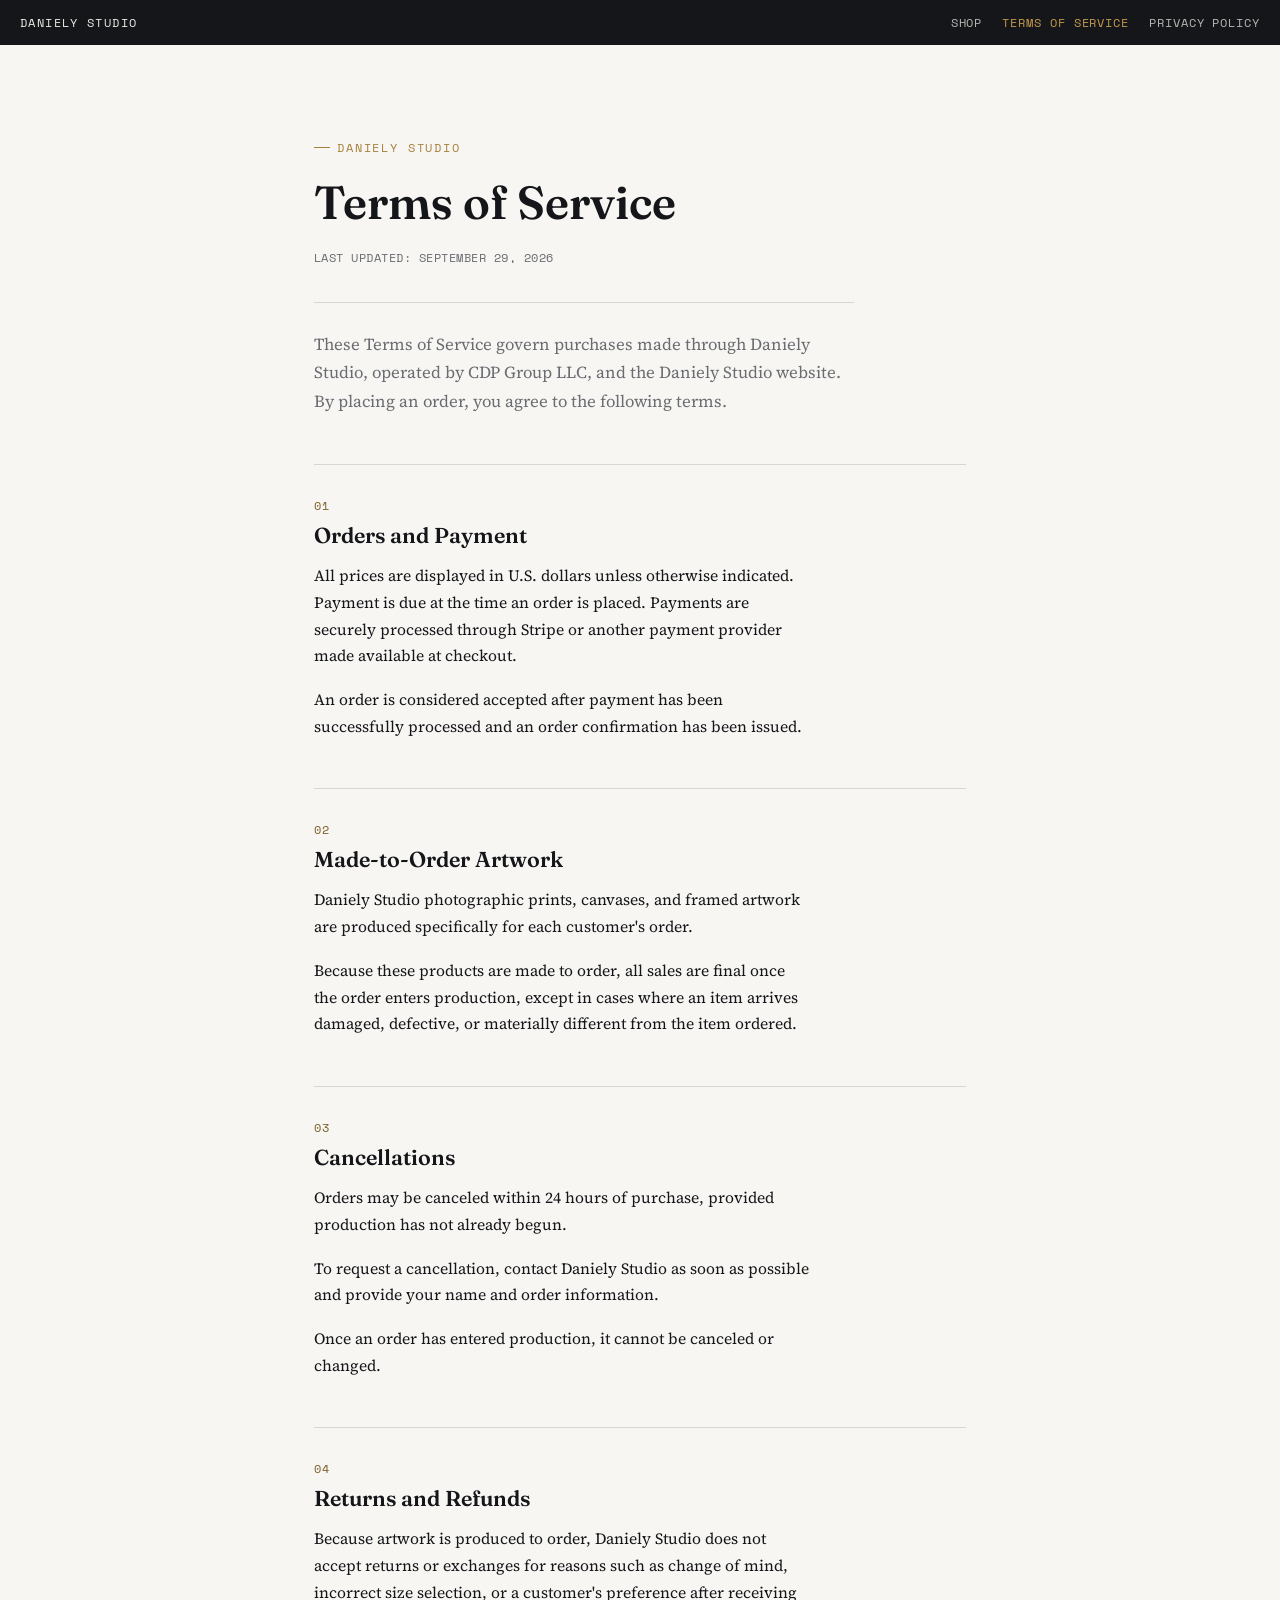
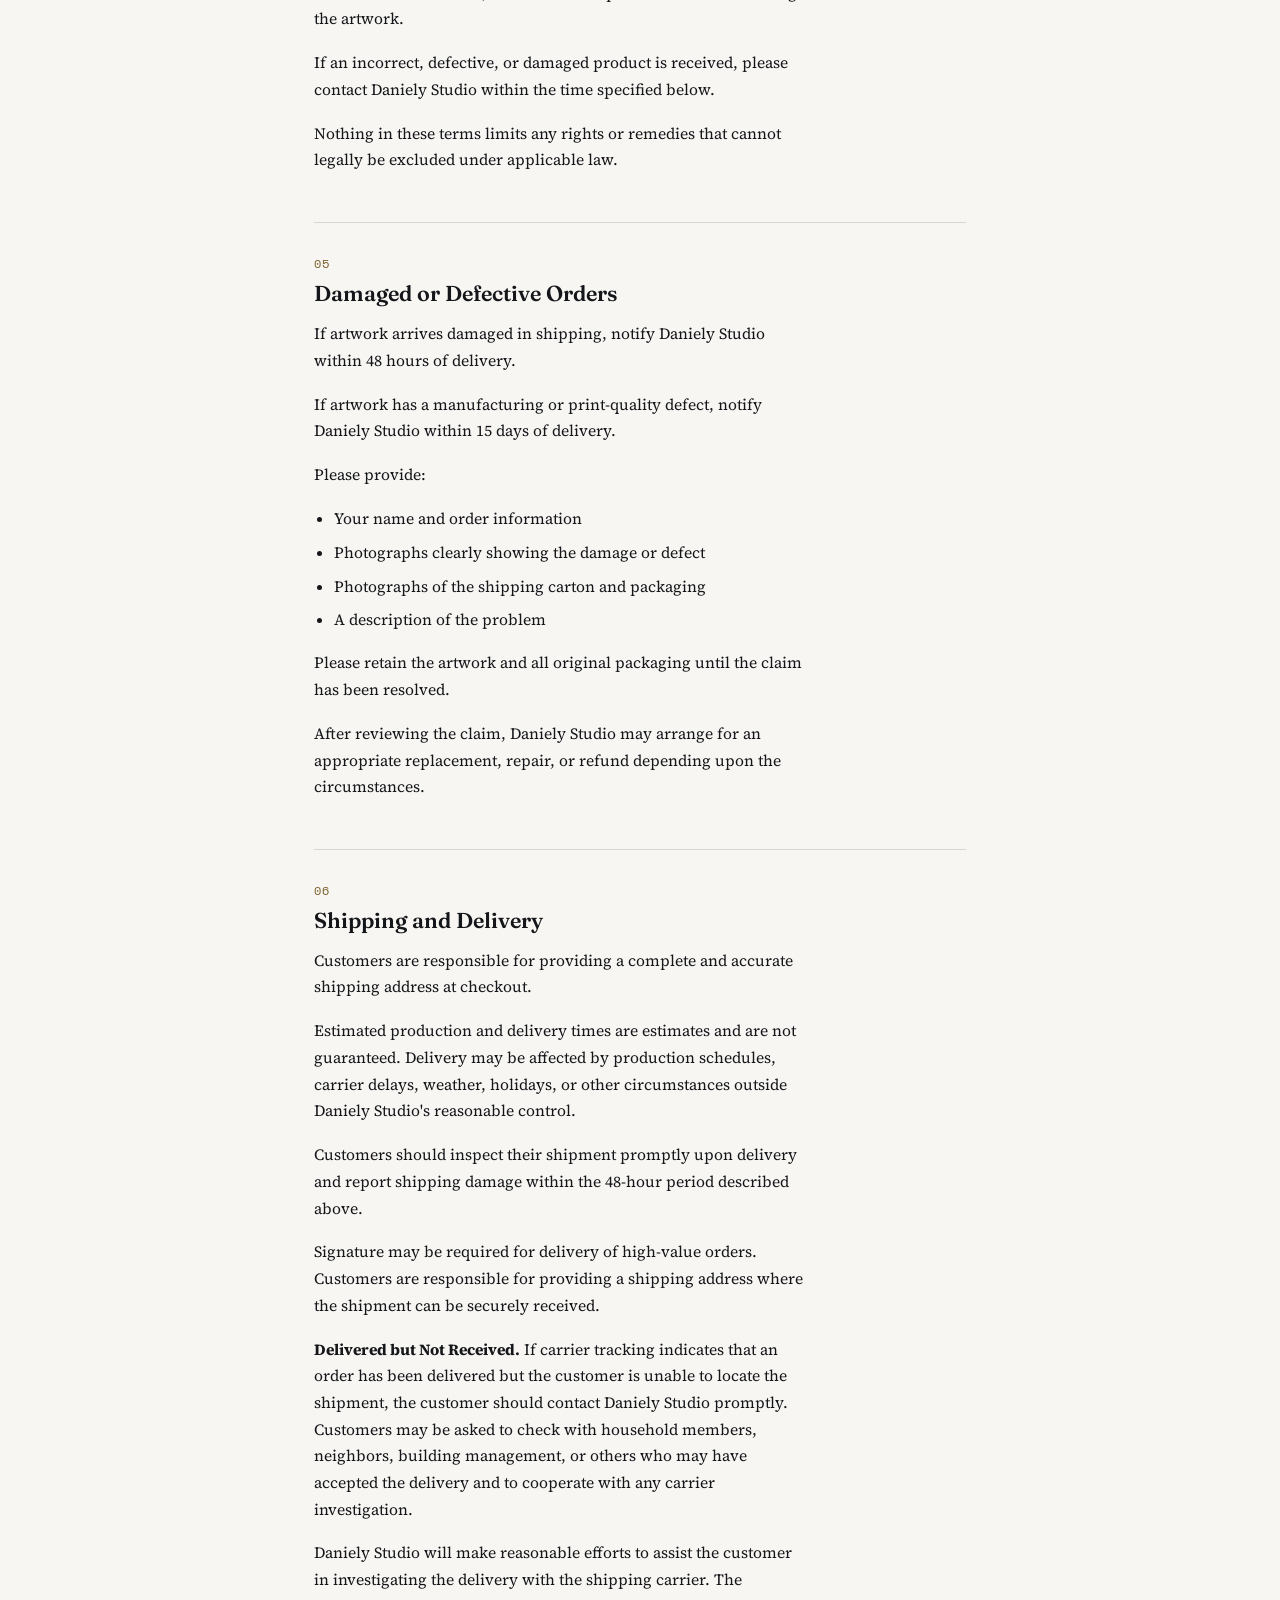
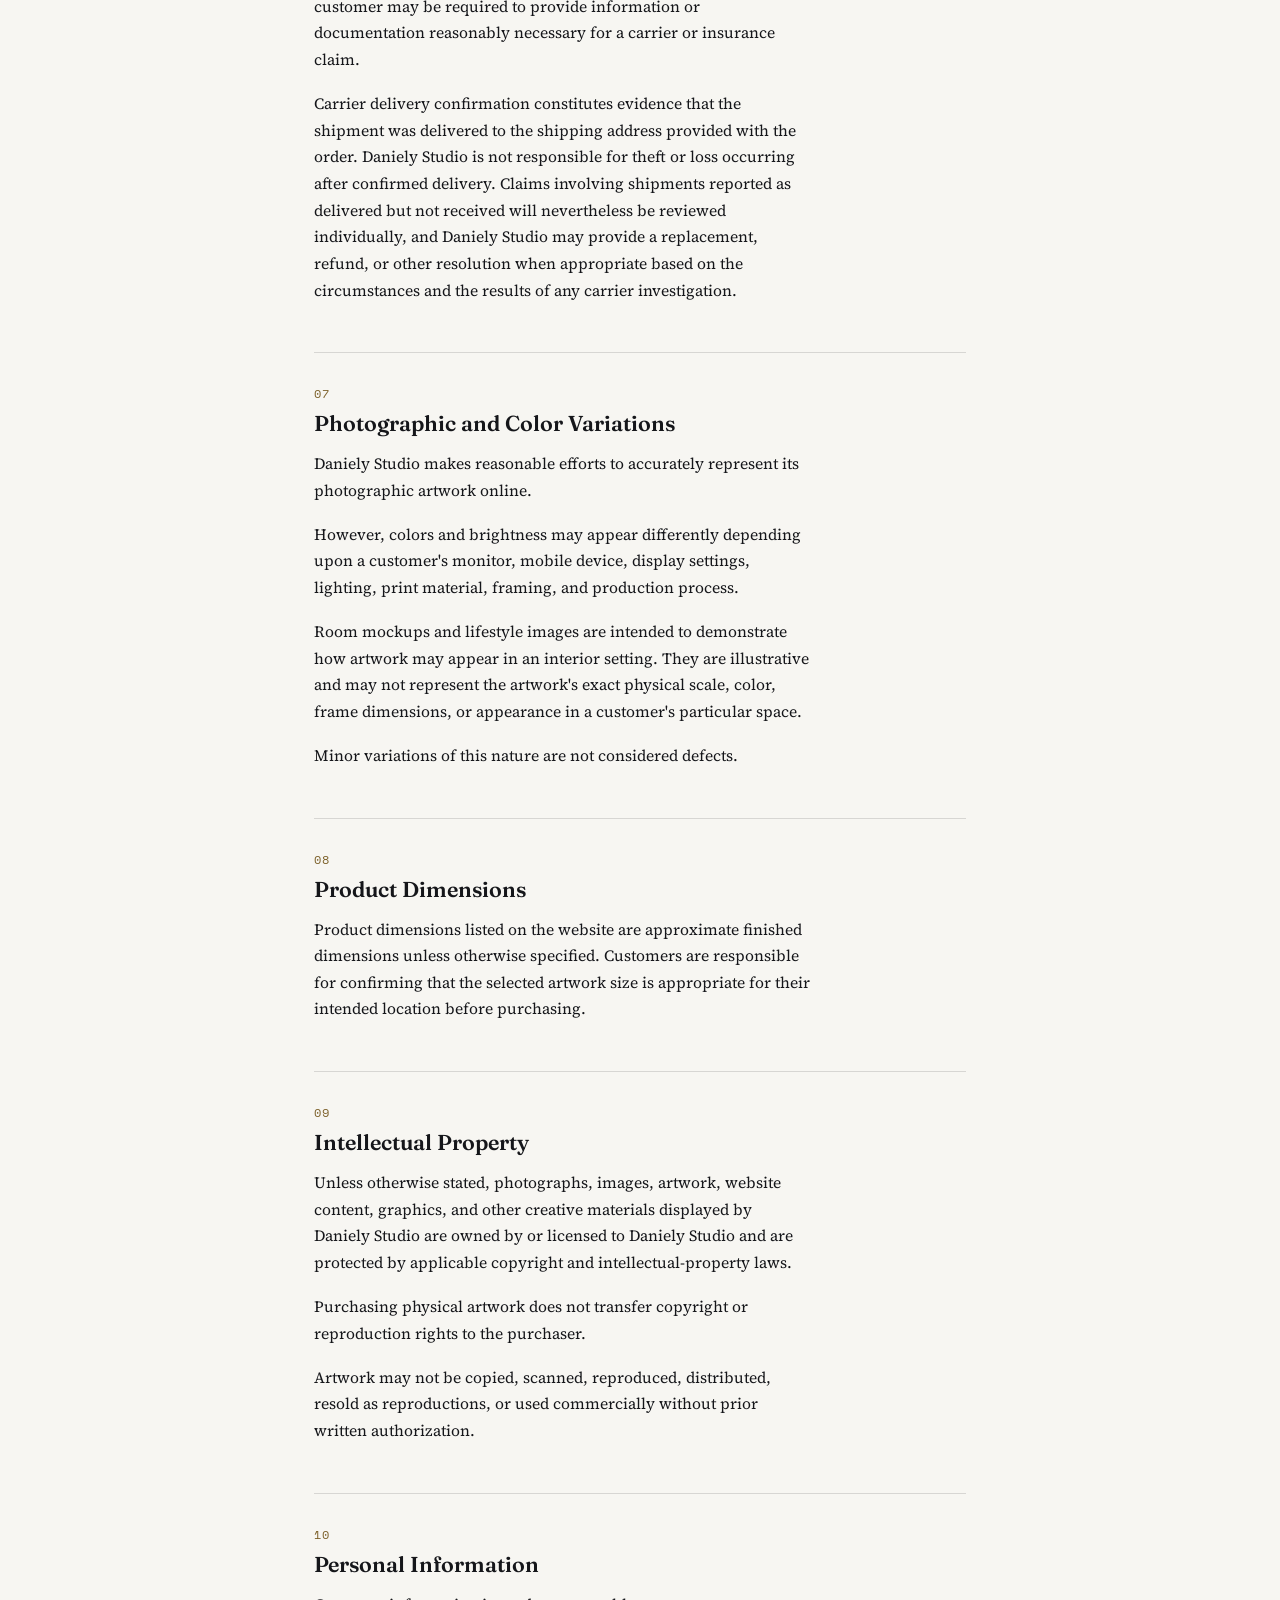
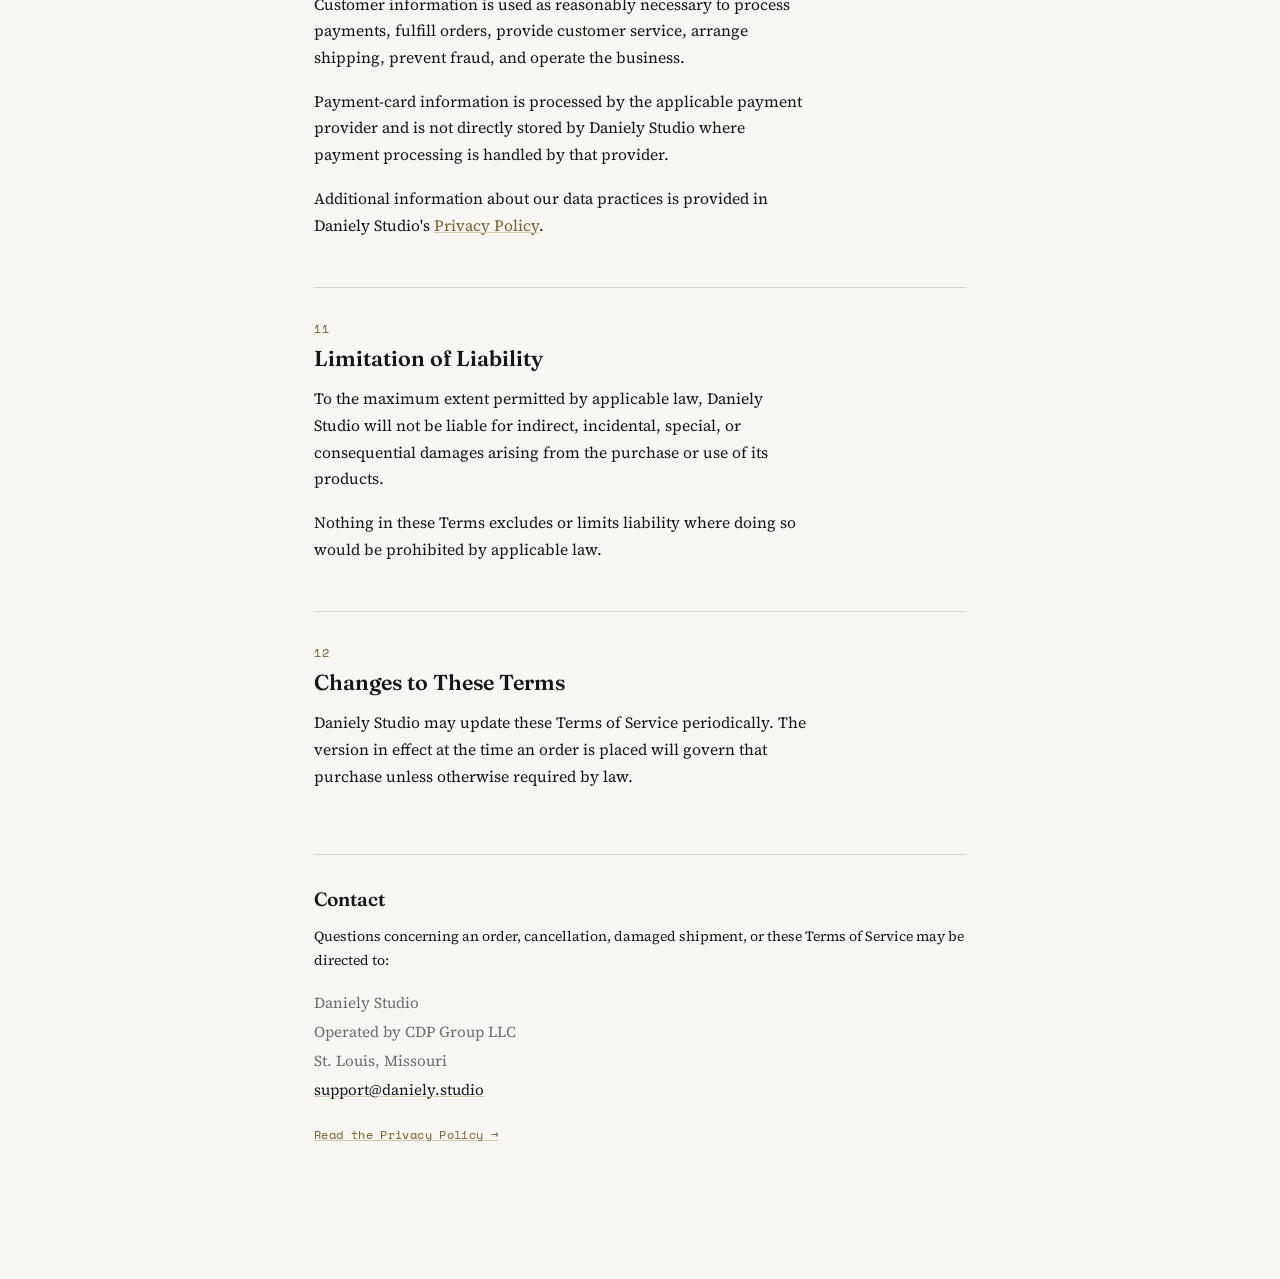
<file: terms-of-service.html>
<!doctype html><html><head><meta charset=utf8><meta name=viewport content="width=device-width,initial-scale=1,viewport-fit=cover"><style>:root{color-scheme:light;box-sizing:border-box;padding-top:env(safe-area-inset-top,0px);padding-bottom:env(safe-area-inset-bottom,0px)}html{scroll-padding-top:env(safe-area-inset-top,0px)}body{margin:0;padding:0;font:14px -apple-system,BlinkMacSystemFont,sans-serif;background:#faf9f5;color:#141413}img{max-width:100%}[hidden]:not([hidden=until-found i]){display:none!important}</style></head><body>
<title>Terms of Service</title>
<style>
  @import url('https://fonts.googleapis.com/css2?family=Fraunces:ital,opsz,wght@0,9..144,300;0,9..144,500;0,9..144,600;1,9..144,400&family=Source+Serif+4:ital,wght@0,400;0,500;0,600;1,400&family=Space+Mono:wght@400;700&display=swap');

  :root{
    --ink-900:#15161a;
    --ink-700:#34363d;
    --ink-500:#6a6c72;
    --paper-050:#eeece5;
    --paper-100:#e2ded1;
    --paper-000:#f7f6f2;
    --brass:#a6813c;
    --brass-dim:#7c6029;
    --brass-bright:#c49a4c;
    --line-on-dark:rgba(238,236,229,0.16);
    --line-on-light:rgba(21,22,26,0.14);
    --bg:var(--paper-000);
    --fg:var(--ink-900);
    --surface:var(--paper-050);
    --panel-dark:var(--ink-900);
    --panel-dark-fg:var(--paper-050);
    color-scheme: light;
  }
  @media (prefers-color-scheme: dark){
    :root:not([data-theme="light"]){
      --bg:#101114; --fg:#eeece5; --surface:#1a1b20;
      --panel-dark:#0c0d10; --panel-dark-fg:#eeece5;
      --line-on-light:rgba(238,236,229,0.14);
      color-scheme: dark;
    }
  }
  :root[data-theme="dark"]{
    --bg:#101114; --fg:#eeece5; --surface:#1a1b20;
    --panel-dark:#0c0d10; --panel-dark-fg:#eeece5;
    --line-on-light:rgba(238,236,229,0.14);
    color-scheme: dark;
  }

  *{box-sizing:border-box;}
  body{
    margin:0;
    background:var(--bg);
    color:var(--fg);
    font-family:'Source Serif 4', Georgia, 'Times New Roman', serif;
    -webkit-font-smoothing:antialiased;
  }
  h1,h2{font-family:'Fraunces', Georgia, serif; text-wrap:balance; margin:0; font-weight:600;}
  p{margin:0 0 1.1em; line-height:1.7;}
  a{color:var(--brass-dim); text-decoration-color:rgba(166,129,60,0.4);}
  a:hover{color:var(--brass);}
  .mono{font-family:'Space Mono', 'Courier New', monospace;}
  ul{margin:0 0 1.1em; padding-left:1.3em;}
  li{margin-bottom:0.5em; line-height:1.65;}

  .top-bar{
    background:var(--panel-dark); color:var(--panel-dark-fg);
    font-family:'Space Mono',monospace; font-size:0.72rem; letter-spacing:0.08em; text-transform:uppercase;
    padding:14px 20px;
    display:flex; align-items:center; justify-content:space-between; gap:12px; flex-wrap:wrap;
  }
  .top-bar a{ color:var(--panel-dark-fg); opacity:0.75; text-decoration:none; }
  .top-bar a:hover{ opacity:1; color:var(--brass-bright); }
  .top-bar .brand{ color:var(--paper-050); opacity:1; letter-spacing:0.12em; }
  .top-bar nav{ display:flex; gap:20px; }
  .top-bar nav a.current{ color:var(--brass-bright); opacity:1; }

  .doc{ max-width:700px; margin:0 auto; padding:clamp(48px,8vw,88px) clamp(20px,5vw,24px) clamp(80px,10vw,120px); }
  .doc-eyebrow{
    font-family:'Space Mono',monospace; font-size:0.72rem; letter-spacing:0.16em; text-transform:uppercase;
    color:var(--brass); display:inline-flex; align-items:center; gap:0.6em; margin-bottom:18px;
  }
  .doc-eyebrow::before{content:"";width:1.4em;height:1px;background:var(--brass);display:inline-block;}
  .doc h1{ font-size:clamp(2.1rem,5vw,2.9rem); }
  .doc-meta{
    margin-top:16px; font-family:'Space Mono',monospace; font-size:0.76rem; letter-spacing:0.04em;
    color:var(--ink-500); text-transform:uppercase;
  }
  .doc-intro{
    margin-top:34px; padding-top:28px; border-top:1px solid var(--line-on-light);
    font-size:1.05rem; color:var(--ink-500); max-width:60ch;
  }
  .doc-body{ margin-top:8px; }
  section.clause{ margin-top:48px; padding-top:32px; border-top:1px solid var(--line-on-light); }
  section.clause h2{ font-size:1.35rem; }
  section.clause .num{ font-family:'Space Mono',monospace; font-size:0.74rem; color:var(--brass-dim); letter-spacing:0.06em; display:block; margin-bottom:8px; }
  section.clause p, section.clause ul{ margin-top:14px; font-size:0.98rem; max-width:62ch; }
  section.clause p:first-of-type{ margin-top:14px; }

  .doc-footer{
    margin-top:64px; padding-top:32px; border-top:1px solid var(--line-on-light);
  }
  .doc-footer h2{ font-size:1.2rem; }
  .doc-footer address{
    font-style:normal; margin-top:16px; font-size:0.95rem; color:var(--ink-500); line-height:1.9;
  }
  .doc-footer address a{ color:var(--fg); }

  .cross-link{
    margin-top:20px; font-family:'Space Mono',monospace; font-size:0.78rem; letter-spacing:0.03em;
  }

  @media (max-width: 640px){
    .top-bar{ flex-direction:column; align-items:flex-start; gap:8px; }
  }

</style>

<div class="top-bar">
  <span class="brand">Daniely Studio</span>
  <nav>
    <a href="https://daniely.studio/products/spirit-of-st-louis" target="_blank" rel="noopener">Shop</a>
    <a class="current" href="#">Terms of Service</a>
    <a href="https://daniely.studio/privacy-policy" target="_blank" rel="noopener">Privacy Policy</a>
  </nav>
</div>

<main class="doc">
  <span class="doc-eyebrow">Daniely Studio</span>
  <h1>Terms of Service</h1>
  <p class="doc-meta">Last updated: September 29, 2026</p>

  <div class="doc-intro">
    <p>These Terms of Service govern purchases made through Daniely Studio, operated by CDP Group LLC, and the Daniely Studio website. By placing an order, you agree to the following terms.</p>
  </div>

  <div class="doc-body">

    <section class="clause">
      <span class="num">01</span>
      <h2>Orders and Payment</h2>
      <p>All prices are displayed in U.S. dollars unless otherwise indicated. Payment is due at the time an order is placed. Payments are securely processed through Stripe or another payment provider made available at checkout.</p>
      <p>An order is considered accepted after payment has been successfully processed and an order confirmation has been issued.</p>
    </section>

    <section class="clause">
      <span class="num">02</span>
      <h2>Made-to-Order Artwork</h2>
      <p>Daniely Studio photographic prints, canvases, and framed artwork are produced specifically for each customer's order.</p>
      <p>Because these products are made to order, all sales are final once the order enters production, except in cases where an item arrives damaged, defective, or materially different from the item ordered.</p>
    </section>

    <section class="clause">
      <span class="num">03</span>
      <h2>Cancellations</h2>
      <p>Orders may be canceled within 24 hours of purchase, provided production has not already begun.</p>
      <p>To request a cancellation, contact Daniely Studio as soon as possible and provide your name and order information.</p>
      <p>Once an order has entered production, it cannot be canceled or changed.</p>
    </section>

    <section class="clause">
      <span class="num">04</span>
      <h2>Returns and Refunds</h2>
      <p>Because artwork is produced to order, Daniely Studio does not accept returns or exchanges for reasons such as change of mind, incorrect size selection, or a customer's preference after receiving the artwork.</p>
      <p>If an incorrect, defective, or damaged product is received, please contact Daniely Studio within the time specified below.</p>
      <p>Nothing in these terms limits any rights or remedies that cannot legally be excluded under applicable law.</p>
    </section>

    <section class="clause">
      <span class="num">05</span>
      <h2>Damaged or Defective Orders</h2>
      <p>If artwork arrives damaged in shipping, notify Daniely Studio within 48 hours of delivery.</p>
      <p>If artwork has a manufacturing or print-quality defect, notify Daniely Studio within 15 days of delivery.</p>
      <p>Please provide:</p>
      <ul>
        <li>Your name and order information</li>
        <li>Photographs clearly showing the damage or defect</li>
        <li>Photographs of the shipping carton and packaging</li>
        <li>A description of the problem</li>
      </ul>
      <p>Please retain the artwork and all original packaging until the claim has been resolved.</p>
      <p>After reviewing the claim, Daniely Studio may arrange for an appropriate replacement, repair, or refund depending upon the circumstances.</p>
    </section>

    <section class="clause">
      <span class="num">06</span>
      <h2>Shipping and Delivery</h2>
      <p>Customers are responsible for providing a complete and accurate shipping address at checkout.</p>
      <p>Estimated production and delivery times are estimates and are not guaranteed. Delivery may be affected by production schedules, carrier delays, weather, holidays, or other circumstances outside Daniely Studio's reasonable control.</p>
      <p>Customers should inspect their shipment promptly upon delivery and report shipping damage within the 48-hour period described above.</p>
      <p>Signature may be required for delivery of high-value orders. Customers are responsible for providing a shipping address where the shipment can be securely received.</p>
      <p><strong>Delivered but Not Received.</strong> If carrier tracking indicates that an order has been delivered but the customer is unable to locate the shipment, the customer should contact Daniely Studio promptly. Customers may be asked to check with household members, neighbors, building management, or others who may have accepted the delivery and to cooperate with any carrier investigation.</p>
      <p>Daniely Studio will make reasonable efforts to assist the customer in investigating the delivery with the shipping carrier. The customer may be required to provide information or documentation reasonably necessary for a carrier or insurance claim.</p>
      <p>Carrier delivery confirmation constitutes evidence that the shipment was delivered to the shipping address provided with the order. Daniely Studio is not responsible for theft or loss occurring after confirmed delivery. Claims involving shipments reported as delivered but not received will nevertheless be reviewed individually, and Daniely Studio may provide a replacement, refund, or other resolution when appropriate based on the circumstances and the results of any carrier investigation.</p>
    </section>

    <section class="clause">
      <span class="num">07</span>
      <h2>Photographic and Color Variations</h2>
      <p>Daniely Studio makes reasonable efforts to accurately represent its photographic artwork online.</p>
      <p>However, colors and brightness may appear differently depending upon a customer's monitor, mobile device, display settings, lighting, print material, framing, and production process.</p>
      <p>Room mockups and lifestyle images are intended to demonstrate how artwork may appear in an interior setting. They are illustrative and may not represent the artwork's exact physical scale, color, frame dimensions, or appearance in a customer's particular space.</p>
      <p>Minor variations of this nature are not considered defects.</p>
    </section>

    <section class="clause">
      <span class="num">08</span>
      <h2>Product Dimensions</h2>
      <p>Product dimensions listed on the website are approximate finished dimensions unless otherwise specified. Customers are responsible for confirming that the selected artwork size is appropriate for their intended location before purchasing.</p>
    </section>

    <section class="clause">
      <span class="num">09</span>
      <h2>Intellectual Property</h2>
      <p>Unless otherwise stated, photographs, images, artwork, website content, graphics, and other creative materials displayed by Daniely Studio are owned by or licensed to Daniely Studio and are protected by applicable copyright and intellectual-property laws.</p>
      <p>Purchasing physical artwork does not transfer copyright or reproduction rights to the purchaser.</p>
      <p>Artwork may not be copied, scanned, reproduced, distributed, resold as reproductions, or used commercially without prior written authorization.</p>
    </section>

    <section class="clause">
      <span class="num">10</span>
      <h2>Personal Information</h2>
      <p>Customer information is used as reasonably necessary to process payments, fulfill orders, provide customer service, arrange shipping, prevent fraud, and operate the business.</p>
      <p>Payment-card information is processed by the applicable payment provider and is not directly stored by Daniely Studio where payment processing is handled by that provider.</p>
      <p>Additional information about our data practices is provided in Daniely Studio's <a href="https://daniely.studio/privacy-policy" target="_blank" rel="noopener">Privacy Policy</a>.</p>
    </section>

    <section class="clause">
      <span class="num">11</span>
      <h2>Limitation of Liability</h2>
      <p>To the maximum extent permitted by applicable law, Daniely Studio will not be liable for indirect, incidental, special, or consequential damages arising from the purchase or use of its products.</p>
      <p>Nothing in these Terms excludes or limits liability where doing so would be prohibited by applicable law.</p>
    </section>

    <section class="clause">
      <span class="num">12</span>
      <h2>Changes to These Terms</h2>
      <p>Daniely Studio may update these Terms of Service periodically. The version in effect at the time an order is placed will govern that purchase unless otherwise required by law.</p>
    </section>

  </div>

  <div class="doc-footer">
    <h2>Contact</h2>
    <p style="margin-top:14px;">Questions concerning an order, cancellation, damaged shipment, or these Terms of Service may be directed to:</p>
    <address>
      Daniely Studio<br>
      Operated by CDP Group LLC<br>
      St. Louis, Missouri<br>
      <a href="mailto:support@daniely.studio">support@daniely.studio</a>
    </address>
    <p class="cross-link"><a href="https://daniely.studio/privacy-policy" target="_blank" rel="noopener">Read the Privacy Policy &rarr;</a></p>
  </div>
</main>

</body></html>
</file>
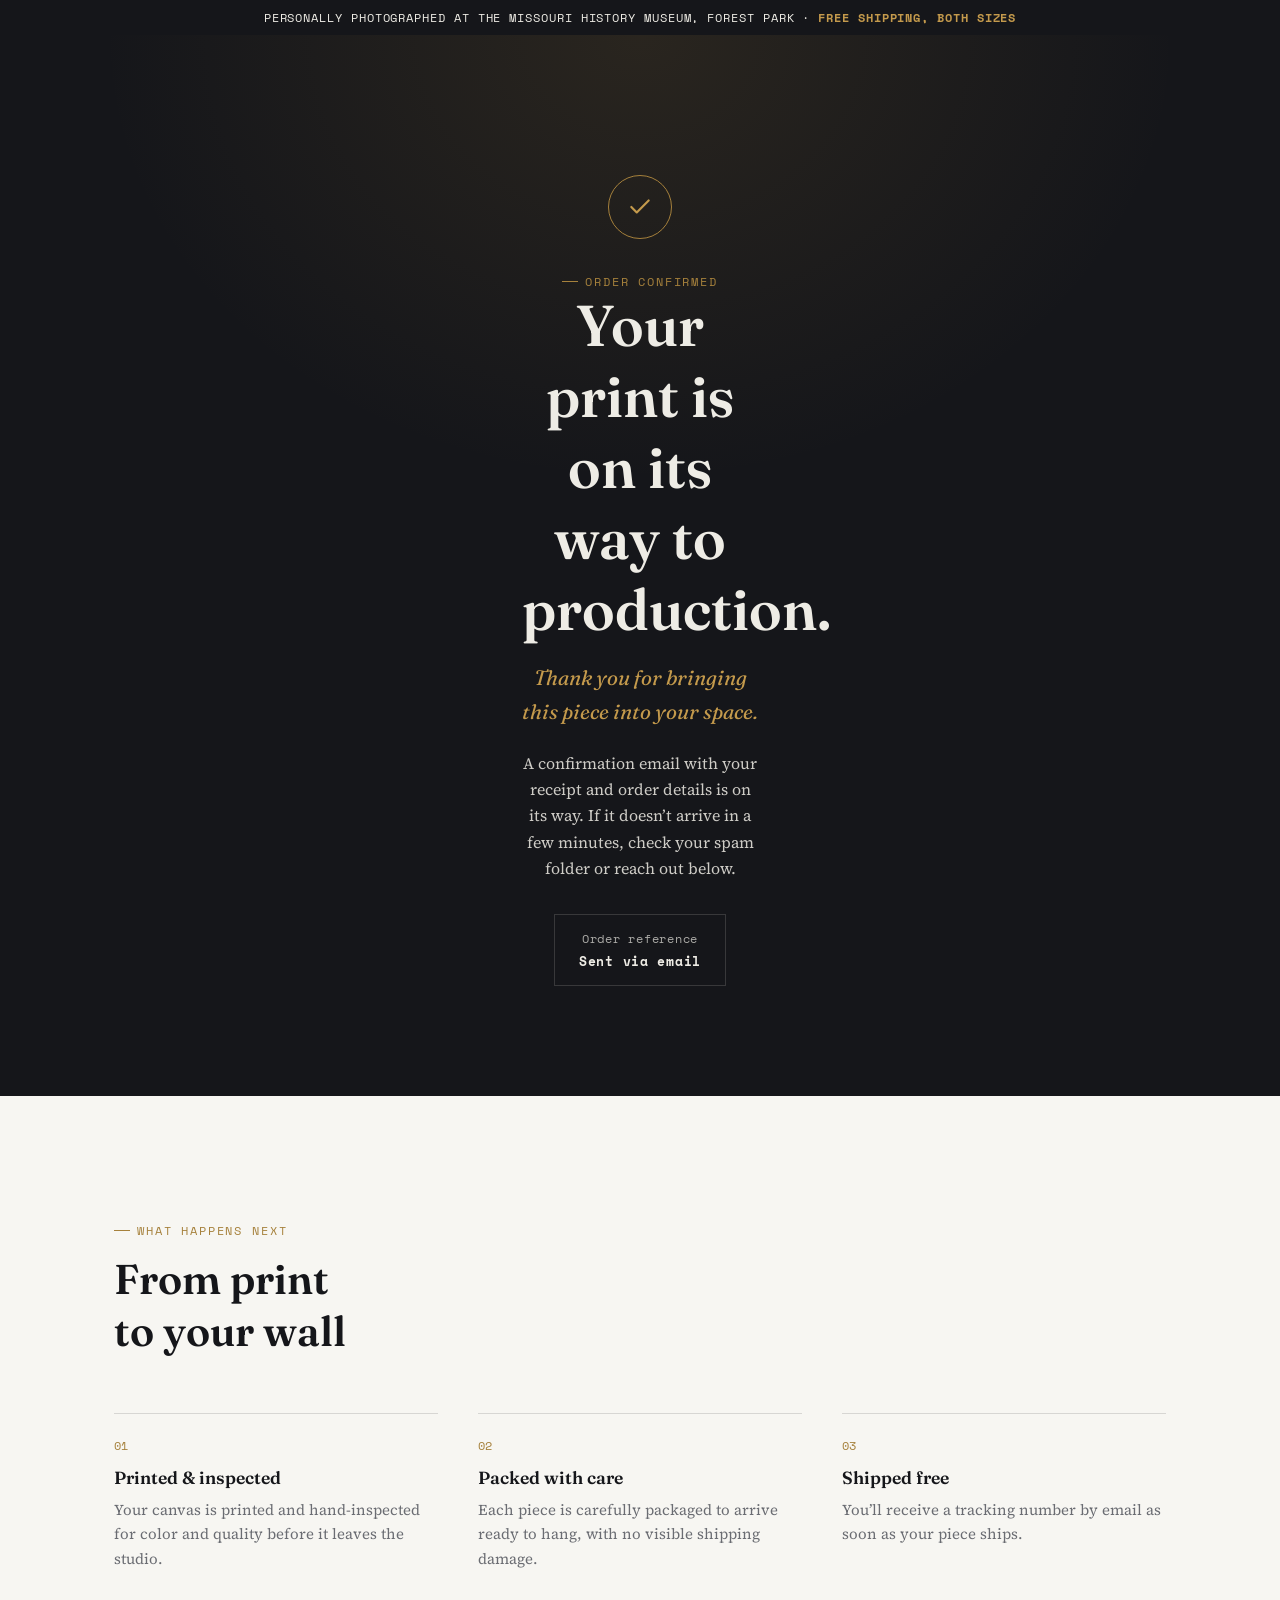
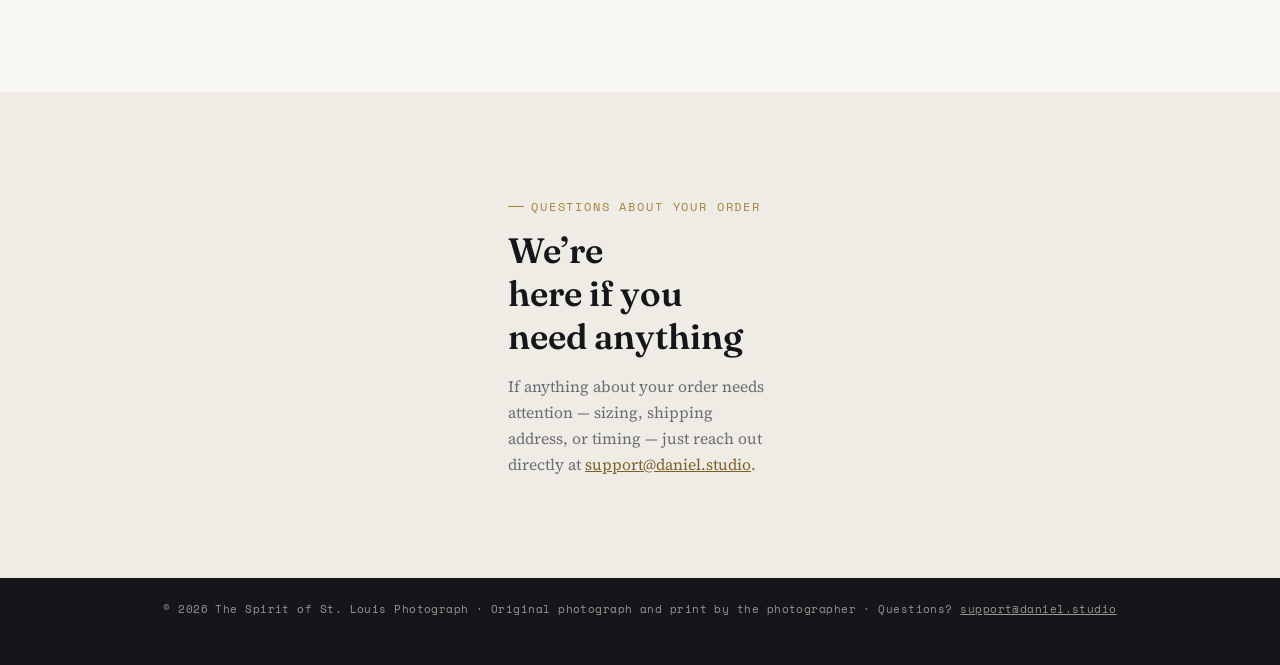
<file: prints/thank-you.html>
<!doctype html><html><head><meta charset=utf8><meta name=viewport content="width=device-width,initial-scale=1,viewport-fit=cover"><link rel="stylesheet" href="thank-you-base.css"><!-- Google tag (gtag.js) -->
<script async src="https://www.googletagmanager.com/gtag/js?id=G-V417032G7X"></script>
<script>
  window.dataLayer = window.dataLayer || [];
  function gtag(){dataLayer.push(arguments);}
  gtag('js', new Date());

  gtag('config', 'G-V417032G7X');
</script>
</head><body>
<title>Order Confirmed &mdash; The Spirit of St. Louis</title>
<link rel="stylesheet" href="thank-you.css">

<div class="top-bar">Personally photographed at the Missouri History Museum, Forest Park &middot; <b>Free shipping, both sizes</b></div>

<header class="hero">
  <div class="wrap hero-inner">
    <div class="check">
      <svg viewBox="0 0 24 24" fill="none" stroke="#c49a4c" stroke-width="2" stroke-linecap="round" stroke-linejoin="round"><polyline points="20 6 9 17 4 12"></polyline></svg>
    </div>
    <span class="eyebrow" style="justify-content:center;">Order confirmed</span>
    <h1>Your print is on its way to production.</h1>
    <p class="hero-sub">Thank you for bringing this piece into your space.</p>
    <p class="hero-copy">A confirmation email with your receipt and order details is on its way. If it doesn&rsquo;t arrive in a few minutes, check your spam folder or reach out below.</p>
    <div class="order-ref mono">
      <span>Order reference</span>
      <b id="orderRef">Sent via email</b>
    </div>
  </div>
</header>

<section class="next">
  <div class="wrap">
    <div class="next-head">
      <span class="eyebrow">What happens next</span>
      <h2>From print to your wall</h2>
    </div>
    <div class="next-list">
      <div class="next-item">
        <div class="next-num mono">01</div>
        <h3>Printed &amp; inspected</h3>
        <p>Your canvas is printed and hand-inspected for color and quality before it leaves the studio.</p>
      </div>
      <div class="next-item">
        <div class="next-num mono">02</div>
        <h3>Packed with care</h3>
        <p>Each piece is carefully packaged to arrive ready to hang, with no visible shipping damage.</p>
      </div>
      <div class="next-item">
        <div class="next-num mono">03</div>
        <h3>Shipped free</h3>
        <p>You&rsquo;ll receive a tracking number by email as soon as your piece ships.</p>
      </div>
    </div>
  </div>
</section>

<section class="details">
  <div class="wrap details-inner">
    <span class="eyebrow">Questions about your order</span>
    <h2>We&rsquo;re here if you need anything</h2>
    <p>If anything about your order needs attention &mdash; sizing, shipping address, or timing &mdash; just reach out directly at <a href="mailto:support@daniel.studio">support@daniel.studio</a>.</p>
  </div>
</section>

<footer>
  &copy; <span id="year"></span> The Spirit of St. Louis Photograph &middot; Original photograph and print by the photographer &middot; Questions? <a href="mailto:support@daniel.studio">support@daniel.studio</a>
</footer>

<script>
(function(){
  document.getElementById('year').textContent = new Date().getFullYear();

  // Conversion tracking: fires a purchase event on load.
  // Wire an actual GTM/GA4 container id before running ads traffic.
  window.dataLayer = window.dataLayer || [];
  try{
    window.dataLayer.push({event:'purchase', page:'spirit_of_st_louis_thank_you'});
  }catch(e){}

  // Pull Stripe's checkout session id from the URL if present
  // (add ?session_id={CHECKOUT_SESSION_ID} to the Stripe success_url to enable this).
  try{
    var params = new URLSearchParams(window.location.search);
    var sid = params.get('session_id');
    if(sid){
      document.getElementById('orderRef').textContent = sid;
    }
  }catch(e){}
})();
</script>

</body></html>
</file>
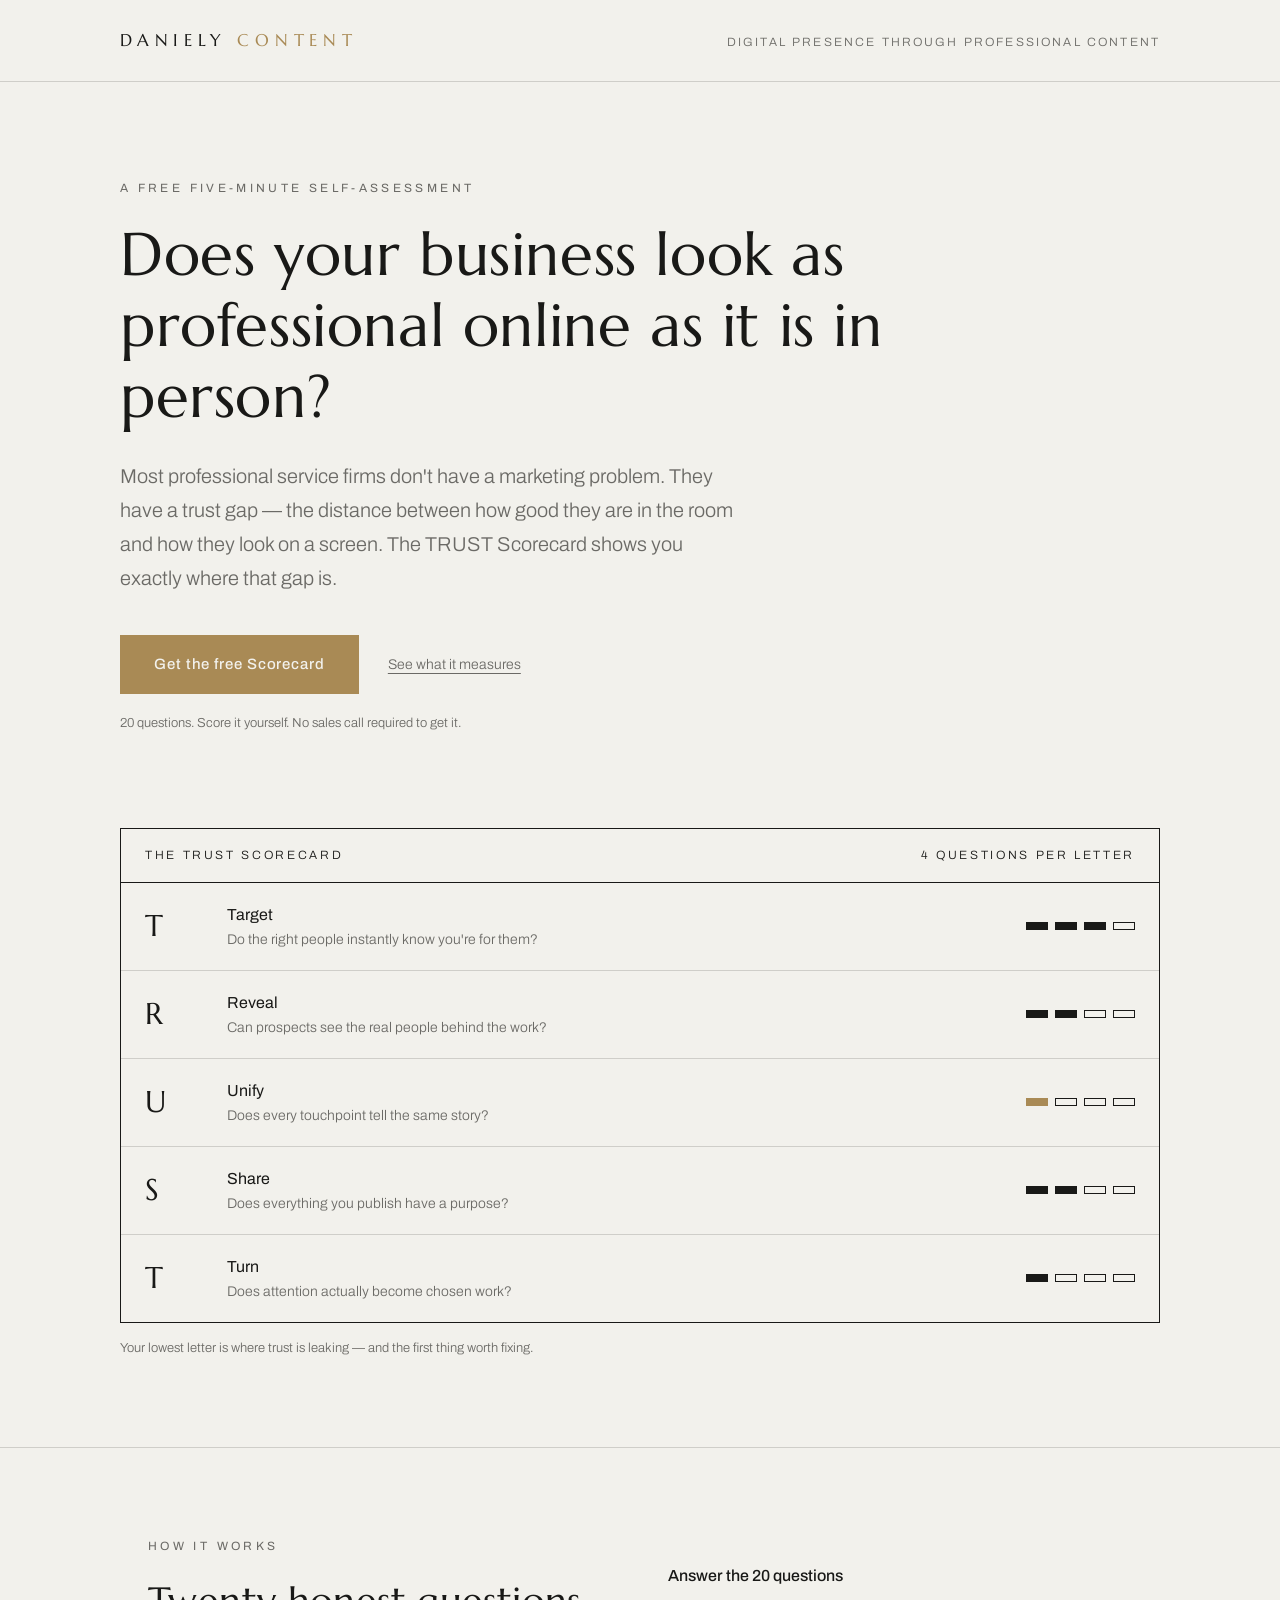
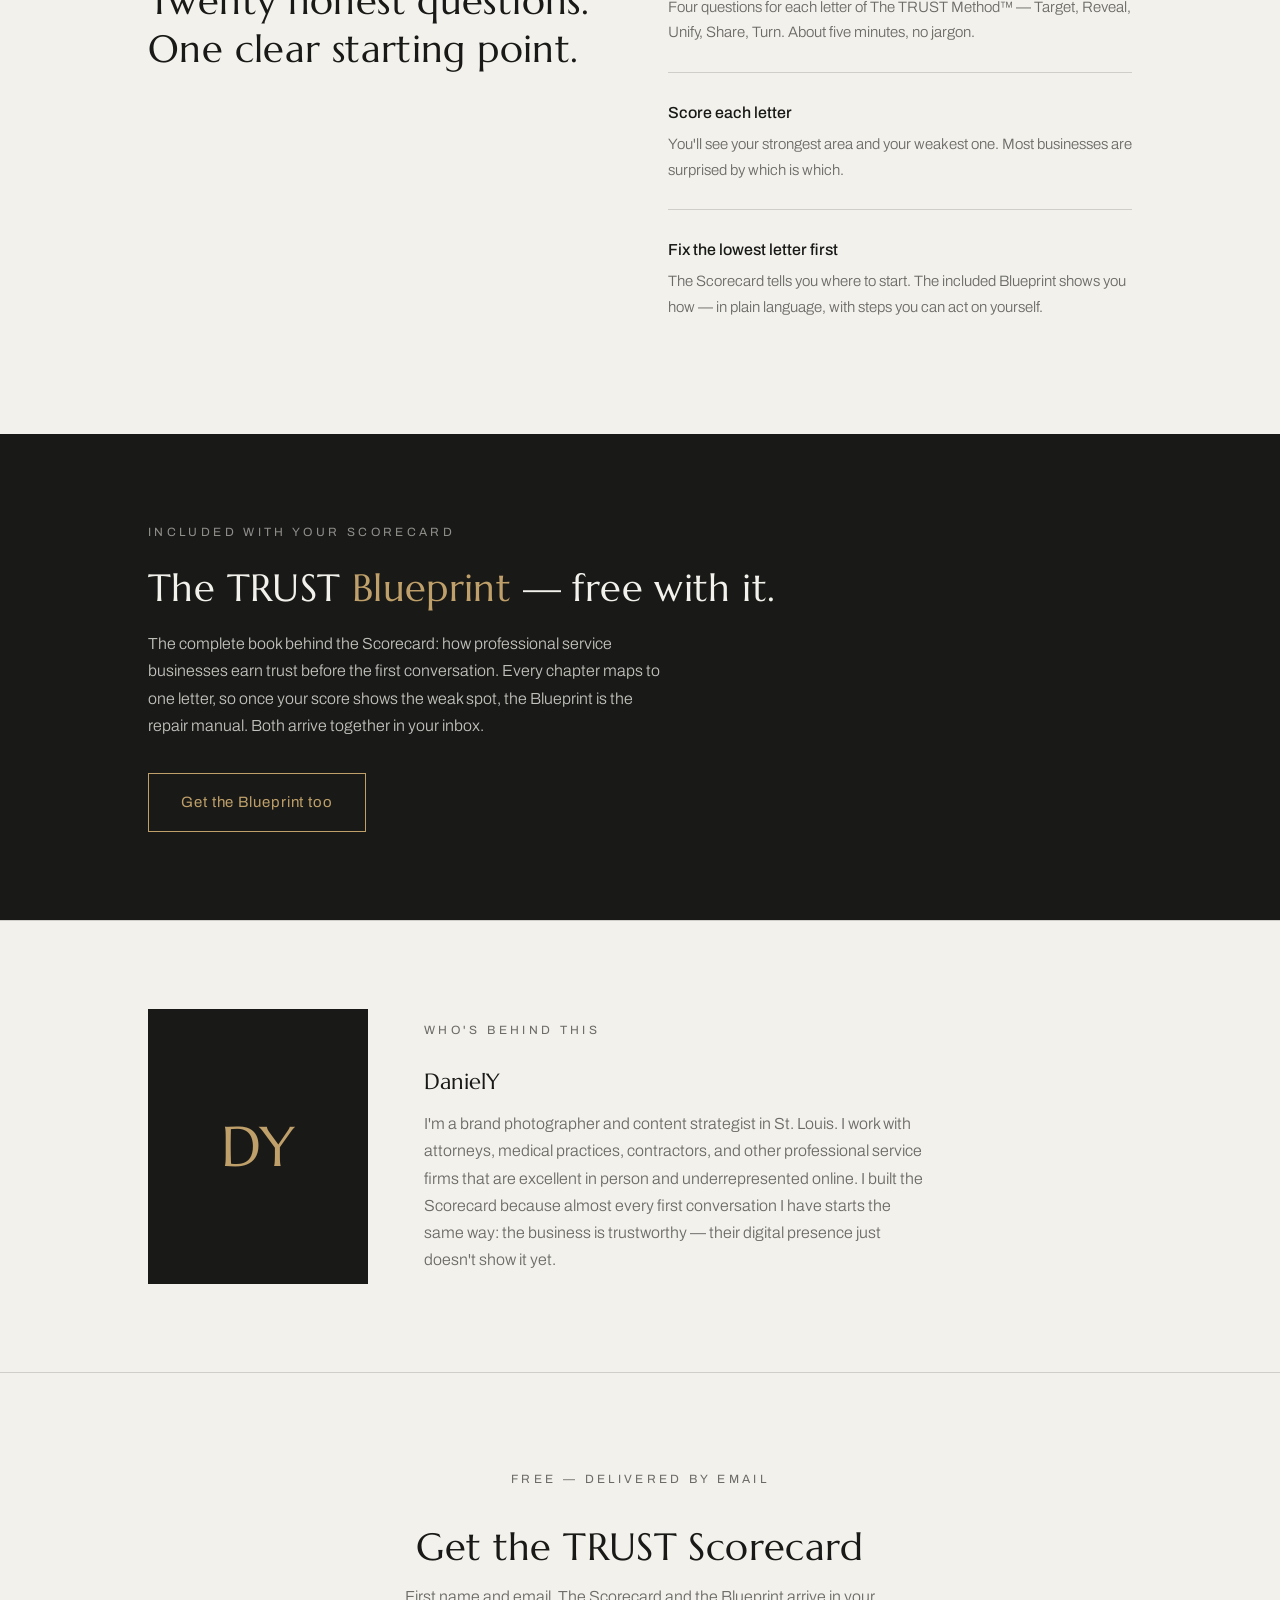
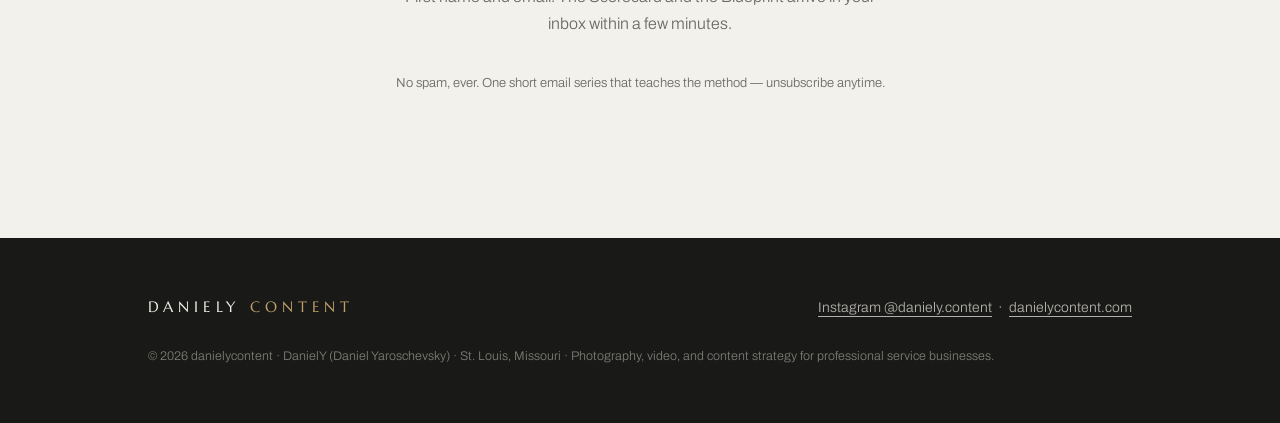
<file: Trust/Trust.html>
<!DOCTYPE html>
<html lang="en">
<head>
<meta charset="UTF-8">
<meta name="viewport" content="width=device-width, initial-scale=1.0">
<title>The TRUST Scorecard — Free Digital Presence Self-Assessment | danielycontent</title>
<meta name="description" content="A free 5-minute self-assessment for professional service businesses. 20 questions that show you exactly where your digital presence earns trust — and where it quietly loses it.">

<link rel="icon" href="/favicon.ico" sizes="48x48">
<link rel="icon" type="image/png" sizes="16x16" href="/favicon-16.png">
<link rel="icon" type="image/png" sizes="32x32" href="/favicon-32.png">
<link rel="icon" type="image/png" sizes="48x48" href="/favicon-48.png">
<link rel="apple-touch-icon" href="/apple-touch-icon.png">

<link rel="preconnect" href="https://fonts.googleapis.com">
<link rel="preconnect" href="https://fonts.gstatic.com" crossorigin>
<link href="https://fonts.googleapis.com/css2?family=Marcellus&family=Archivo:wght@300;400;500&display=swap" rel="stylesheet">

<style>
  :root{
    --charcoal:#191917;
    --cream:#F2F1EC;
    --bronze:#A98A55;        /* accent on light */
    --bronze-dark:#BFA06A;   /* accent on dark  */
    --gray:#6B6A66;
    --hairline:rgba(25,25,23,.16);
    --maxw:1040px;
  }
  *{margin:0;padding:0;box-sizing:border-box}
  html{scroll-behavior:smooth}
  @media (prefers-reduced-motion: reduce){ html{scroll-behavior:auto} }
  body{
    background:var(--cream);
    color:var(--charcoal);
    font-family:'Archivo',system-ui,sans-serif;
    font-weight:300;
    line-height:1.7;
    -webkit-font-smoothing:antialiased;
  }
  a{color:inherit}
  :focus-visible{outline:2px solid var(--bronze);outline-offset:3px}
  .wrap{max-width:var(--maxw);margin:0 auto;padding:0 28px}

  h1,h2,.wordmark{font-family:'Marcellus',serif;font-weight:400;letter-spacing:.01em}
  h2{font-size:clamp(26px,3.6vw,38px);line-height:1.25;margin-bottom:18px}
  .eyebrow{
    font-size:12px;letter-spacing:.28em;text-transform:uppercase;
    color:var(--gray);font-weight:400;margin-bottom:22px;
  }

  /* ── header ── */
  header{border-bottom:1px solid var(--hairline)}
  .topbar{display:flex;align-items:baseline;justify-content:space-between;padding:26px 0}
  .wordmark{font-size:17px;letter-spacing:.34em;text-transform:uppercase;text-decoration:none}
  .wordmark .co{color:var(--bronze)}
  .wordmark-rule{display:block;height:1px;background:var(--hairline);margin-top:9px}
  .top-note{font-size:12px;letter-spacing:.18em;text-transform:uppercase;color:var(--gray)}
  @media(max-width:560px){.top-note{display:none}}

  /* ── hero ── */
  .hero{padding:96px 0 30px}
  .hero h1{font-size:clamp(34px,5.6vw,60px);line-height:1.18;max-width:19ch}
  .hero p.lead{font-size:clamp(17px,2vw,20px);color:var(--gray);max-width:56ch;margin:26px 0 40px}
  .btn{
    display:inline-block;background:var(--bronze);color:var(--cream);
    font-family:'Archivo',sans-serif;font-weight:500;font-size:15px;letter-spacing:.06em;
    padding:17px 34px;text-decoration:none;border:none;cursor:pointer;
  }
  .btn:hover{background:#94773F}
  .aside-link{display:inline-block;margin-left:26px;font-size:14px;color:var(--gray);text-decoration:underline;text-underline-offset:4px}
  .hero .fineprint{font-size:13px;color:var(--gray);margin-top:18px}

  /* ── signature: the scorecard strip ── */
  .strip{padding:64px 0 88px}
  .strip-card{border:1px solid var(--charcoal);}
  .strip-head{
    display:flex;justify-content:space-between;align-items:baseline;
    padding:16px 24px;border-bottom:1px solid var(--charcoal);
    font-size:12px;letter-spacing:.22em;text-transform:uppercase;
  }
  .strip-row{
    display:grid;grid-template-columns:64px 1fr auto;align-items:center;
    padding:18px 24px;border-bottom:1px solid var(--hairline);gap:18px;
  }
  .strip-row:last-child{border-bottom:none}
  .strip-letter{font-family:'Marcellus',serif;font-size:30px;line-height:1}
  .strip-word{font-weight:400;font-size:16px}
  .strip-word span{display:block;font-weight:300;font-size:14px;color:var(--gray)}
  .ticks{display:flex;gap:7px}
  .tick{width:22px;height:8px;border:1px solid var(--charcoal);background:transparent}
  .tick.f{background:var(--charcoal)}
  .tick.b{background:var(--bronze);border-color:var(--bronze)}
  .strip-caption{font-size:13px;color:var(--gray);margin-top:14px}
  @media(max-width:560px){
    .strip-row{grid-template-columns:44px 1fr}
    .ticks{grid-column:2;margin-top:6px}
    .strip-letter{font-size:24px}
  }

  /* ── sections ── */
  section.band{padding:88px 0;border-top:1px solid var(--hairline)}
  .cols{display:grid;grid-template-columns:1fr 1fr;gap:56px;align-items:start}
  @media(max-width:800px){.cols{grid-template-columns:1fr}}
  .step{padding:26px 0;border-top:1px solid var(--hairline)}
  .step:first-of-type{border-top:none}
  .step h3{font-family:'Archivo',sans-serif;font-weight:500;font-size:16px;margin-bottom:6px}
  .step p{color:var(--gray);font-size:15px;max-width:52ch}

  /* ── dark bonus band ── */
  .band-dark{background:var(--charcoal);color:var(--cream);padding:88px 0}
  .band-dark .eyebrow{color:rgba(242,241,236,.55)}
  .band-dark h2 em{font-style:normal;color:var(--bronze-dark)}
  .band-dark p{color:rgba(242,241,236,.78);max-width:58ch}
  .btn-ghost{
    display:inline-block;margin-top:34px;padding:16px 32px;
    border:1px solid var(--bronze-dark);color:var(--bronze-dark);
    font-weight:400;font-size:15px;letter-spacing:.06em;text-decoration:none;
  }
  .btn-ghost:hover{background:var(--bronze-dark);color:var(--charcoal)}

  /* ── founder ── */
  .founder{display:grid;grid-template-columns:220px 1fr;gap:56px;align-items:center}
  @media(max-width:700px){.founder{grid-template-columns:1fr;gap:32px}}
  .founder-photo{
    aspect-ratio:4/5;background:var(--charcoal);
    display:flex;align-items:center;justify-content:center;
  }
  .founder-photo span{font-family:'Marcellus',serif;font-size:56px;color:var(--bronze-dark)}
  .founder-photo img{width:100%;height:100%;object-fit:cover;display:block}
  .founder p{color:var(--gray);max-width:56ch}
  .founder .name{font-family:'Marcellus',serif;font-size:22px;color:var(--charcoal);margin-bottom:10px}

  /* ── form ── */
  #get-scorecard{padding:96px 0 110px;border-top:1px solid var(--hairline)}
  .form-card{max-width:560px;margin:0 auto;text-align:center}
  .form-card h2{margin-bottom:12px}
  .form-card>p{color:var(--gray);margin-bottom:34px}
  .ml-embedded{text-align:left}
  /* keep MailerLite's injected form aligned with the brand */
  .ml-embedded .ml-form-embedContainer,
  .ml-embedded .ml-form-embedWrapper{background:transparent!important;border:none!important}
  .ml-embedded input[type="text"],
  .ml-embedded input[type="email"]{
    font-family:'Archivo',sans-serif!important;font-weight:300!important;
    background:#fff!important;border:1px solid var(--hairline)!important;border-radius:0!important;
    color:var(--charcoal)!important;
  }
  .ml-embedded button{
    background:var(--bronze)!important;border:none!important;border-radius:0!important;
    font-family:'Archivo',sans-serif!important;font-weight:500!important;letter-spacing:.06em!important;
    color:var(--cream)!important;
  }
  .privacy{font-size:13px;color:var(--gray);margin-top:20px}
  noscript p{font-size:14px;color:var(--gray);margin-top:16px}

  /* ── footer ── */
  footer{background:var(--charcoal);color:rgba(242,241,236,.7);padding:56px 0;font-size:14px}
  footer .wordmark{color:var(--cream);font-size:15px}
  footer .wordmark .co{color:var(--bronze-dark)}
  .foot-grid{display:flex;flex-wrap:wrap;gap:28px;justify-content:space-between;align-items:baseline}
  footer a{text-decoration:underline;text-underline-offset:4px}
  .foot-legal{margin-top:26px;font-size:12.5px;color:rgba(242,241,236,.45)}
</style>
</head>
<body>

<header>
  <div class="wrap topbar">
    <a class="wordmark" href="/">DANIELY&nbsp;<span class="co">CONTENT</span></a>
    <span class="top-note">Digital presence through professional content</span>
  </div>
</header>

<main>

  <div class="wrap hero">
    <p class="eyebrow">A free five-minute self-assessment</p>
    <h1>Does your business look as professional online as it is in person?</h1>
    <p class="lead">Most professional service firms don't have a marketing problem. They have a trust gap — the distance between how good they are in the room and how they look on a screen. The TRUST Scorecard shows you exactly where that gap is.</p>
    <a class="btn" href="#get-scorecard">Get the free Scorecard</a>
    <a class="aside-link" href="#inside">See what it measures</a>
    <p class="fineprint">20 questions. Score it yourself. No sales call required to get it.</p>
  </div>

  <div class="wrap strip" id="inside">
    <div class="strip-card" role="img" aria-label="Preview of the TRUST Scorecard: five categories — Target, Reveal, Unify, Share, Turn — each scored on a four-point scale">
      <div class="strip-head"><span>The TRUST Scorecard</span><span>4 questions per letter</span></div>
      <div class="strip-row">
        <span class="strip-letter">T</span>
        <span class="strip-word">Target <span>Do the right people instantly know you're for them?</span></span>
        <span class="ticks"><span class="tick f"></span><span class="tick f"></span><span class="tick f"></span><span class="tick"></span></span>
      </div>
      <div class="strip-row">
        <span class="strip-letter">R</span>
        <span class="strip-word">Reveal <span>Can prospects see the real people behind the work?</span></span>
        <span class="ticks"><span class="tick f"></span><span class="tick f"></span><span class="tick"></span><span class="tick"></span></span>
      </div>
      <div class="strip-row">
        <span class="strip-letter">U</span>
        <span class="strip-word">Unify <span>Does every touchpoint tell the same story?</span></span>
        <span class="ticks"><span class="tick b"></span><span class="tick"></span><span class="tick"></span><span class="tick"></span></span>
      </div>
      <div class="strip-row">
        <span class="strip-letter">S</span>
        <span class="strip-word">Share <span>Does everything you publish have a purpose?</span></span>
        <span class="ticks"><span class="tick f"></span><span class="tick f"></span><span class="tick"></span><span class="tick"></span></span>
      </div>
      <div class="strip-row">
        <span class="strip-letter">T</span>
        <span class="strip-word">Turn <span>Does attention actually become chosen work?</span></span>
        <span class="ticks"><span class="tick f"></span><span class="tick"></span><span class="tick"></span><span class="tick"></span></span>
      </div>
    </div>
    <p class="strip-caption">Your lowest letter is where trust is leaking — and the first thing worth fixing.</p>
  </div>

  <section class="band">
    <div class="wrap cols">
      <div>
        <p class="eyebrow">How it works</p>
        <h2>Twenty honest questions. One clear starting point.</h2>
      </div>
      <div>
        <div class="step">
          <h3>Answer the 20 questions</h3>
          <p>Four questions for each letter of The TRUST Method™ — Target, Reveal, Unify, Share, Turn. About five minutes, no jargon.</p>
        </div>
        <div class="step">
          <h3>Score each letter</h3>
          <p>You'll see your strongest area and your weakest one. Most businesses are surprised by which is which.</p>
        </div>
        <div class="step">
          <h3>Fix the lowest letter first</h3>
          <p>The Scorecard tells you where to start. The included Blueprint shows you how — in plain language, with steps you can act on yourself.</p>
        </div>
      </div>
    </div>
  </section>

  <section class="band-dark">
    <div class="wrap">
      <p class="eyebrow">Included with your Scorecard</p>
      <h2>The TRUST <em>Blueprint</em> — free with it.</h2>
      <p>The complete book behind the Scorecard: how professional service businesses earn trust before the first conversation. Every chapter maps to one letter, so once your score shows the weak spot, the Blueprint is the repair manual. Both arrive together in your inbox.</p>
      <a class="btn-ghost" href="#get-scorecard">Get the Blueprint too</a>
    </div>
  </section>

  <section class="band">
    <div class="wrap founder">
      <div class="founder-photo">
        <!-- REAL FOUNDER PHOTO GOES HERE (brand guardrail: no stock imagery).
             Replace the span below with:
             <img src="/founder.jpg" alt="DanielY, brand photographer and content strategist"> -->
        <span>DY</span>
      </div>
      <div>
        <p class="eyebrow">Who's behind this</p>
        <p class="name">DanielY</p>
        <p>I'm a brand photographer and content strategist in St. Louis. I work with attorneys, medical practices, contractors, and other professional service firms that are excellent in person and underrepresented online. I built the Scorecard because almost every first conversation I have starts the same way: the business is trustworthy — their digital presence just doesn't show it yet.</p>
      </div>
    </div>
  </section>

  <section id="get-scorecard">
    <div class="wrap form-card">
      <p class="eyebrow">Free — delivered by email</p>
      <h2>Get the TRUST Scorecard</h2>
      <p>First name and email. The Scorecard and the Blueprint arrive in your inbox within a few minutes.</p>

      <div class="ml-embedded" data-form="mLLG3x"></div>

      <p class="privacy">No spam, ever. One short email series that teaches the method — unsubscribe anytime.</p>
      <noscript><p>This form needs JavaScript. Email <a href="mailto:hello@daniely.studio">hello@daniely.studio</a> with "Scorecard" and it will be sent to you directly.</p></noscript>
    </div>
  </section>

</main>

<footer>
  <div class="wrap">
    <div class="foot-grid">
      <span class="wordmark">DANIELY&nbsp;<span class="co">CONTENT</span></span>
      <span>
        <a href="https://www.instagram.com/daniely.content" rel="noopener">Instagram @daniely.content</a>
        &nbsp;·&nbsp;
        <a href="https://danielycontent.com" rel="noopener">danielycontent.com</a>
      </span>
    </div>
    <p class="foot-legal">© 2026 danielycontent · DanielY (Daniel Yaroschevsky) · St. Louis, Missouri · Photography, video, and content strategy for professional service businesses.</p>
  </div>
</footer>

<!-- MailerLite Universal -->
<script>
(function(w,d,e,u,f,l,n){w[f]=w[f]||function(){(w[f].q=w[f].q||[])
.push(arguments);},l=d.createElement(e),l.async=1,l.src=u,
n=d.getElementsByTagName(e)[0],n.parentNode.insertBefore(l,n);})
(window,document,'script','https://assets.mailerlite.com/js/universal.js','ml');
ml('account', '2502590');
</script>

</body>
</html>
</file>
<file: prints/thank-you-base.css>
:root{color-scheme:light;box-sizing:border-box;padding-top:env(safe-area-inset-top,0px);padding-bottom:env(safe-area-inset-bottom,0px)}html{scroll-padding-top:env(safe-area-inset-top,0px)}body{margin:0;padding:0;font:14px -apple-system,BlinkMacSystemFont,sans-serif;background:#faf9f5;color:#141413}img{max-width:100%}[hidden]:not([hidden=until-found i]){display:none!important}
</file>
<file: prints/thank-you.css>
@import url('https://fonts.googleapis.com/css2?family=Fraunces:ital,opsz,wght@0,9..144,300;0,9..144,500;0,9..144,600;1,9..144,400&family=Source+Serif+4:ital,wght@0,400;0,500;0,600;1,400&family=Space+Mono:wght@400;700&display=swap');

  :root{
    --ink-900:#15161a;
    --ink-700:#34363d;
    --ink-500:#6a6c72;
    --paper-050:#eeece5;
    --paper-100:#e2ded1;
    --paper-000:#f7f6f2;
    --brass:#a6813c;
    --brass-dim:#7c6029;
    --brass-bright:#c49a4c;
    --line-on-dark:rgba(238,236,229,0.16);
    --line-on-light:rgba(21,22,26,0.14);
    --bg:var(--paper-000);
    --fg:var(--ink-900);
    --surface:var(--paper-050);
    --surface-2:var(--paper-100);
    --panel-dark:var(--ink-900);
    --panel-dark-fg:var(--paper-050);
    --panel-dark-2:var(--ink-700);
    color-scheme: light;
  }

  @media (prefers-color-scheme: dark){
    :root:not([data-theme="light"]){
      --bg:#101114;
      --fg:#eeece5;
      --surface:#1a1b20;
      --surface-2:#212228;
      --panel-dark:#0c0d10;
      --panel-dark-fg:#eeece5;
      --panel-dark-2:#1a1b20;
      --line-on-light:rgba(238,236,229,0.14);
      color-scheme: dark;
    }
  }
  :root[data-theme="dark"]{
    --bg:#101114;
    --fg:#eeece5;
    --surface:#1a1b20;
    --surface-2:#212228;
    --panel-dark:#0c0d10;
    --panel-dark-fg:#eeece5;
    --panel-dark-2:#1a1b20;
    --line-on-light:rgba(238,236,229,0.14);
    color-scheme: dark;
  }

  *{box-sizing:border-box;}
  body{
    margin:0;
    background:var(--bg);
    color:var(--fg);
    font-family:'Source Serif 4', Georgia, 'Times New Roman', serif;
    -webkit-font-smoothing:antialiased;
    overflow-x:hidden;
  }
  img{display:block;max-width:100%;}
  h1,h2,h3{font-family:'Fraunces', Georgia, serif; text-wrap:balance; margin:0; font-weight:600;}
  p{margin:0; line-height:1.65;}
  a{color:inherit;}
  .mono{font-family:'Space Mono', 'Courier New', monospace;}
  .eyebrow{
    font-family:'Space Mono', monospace;
    font-size:0.72rem;
    letter-spacing:0.16em;
    text-transform:uppercase;
    color:var(--brass);
    display:inline-flex;
    align-items:center;
    gap:0.6em;
  }
  .eyebrow::before{content:"";width:1.4em;height:1px;background:var(--brass);display:inline-block;}
  .wrap{max-width:1180px;margin:0 auto;padding-left:clamp(20px,5vw,64px);padding-right:clamp(20px,5vw,64px);}
  .prose{max-width:38em;}
  section{position:relative;}

  /* ---------- top notice bar ---------- */
  .top-bar{
    background:var(--panel-dark);
    color:var(--panel-dark-fg);
    font-family:'Space Mono',monospace;
    font-size:0.72rem;
    letter-spacing:0.08em;
    text-transform:uppercase;
    text-align:center;
    padding:9px 12px;
  }
  .top-bar b{color:var(--brass-bright);}

  /* ---------- confirmation hero ---------- */
  .hero{
    position:relative;
    background:var(--panel-dark);
    color:var(--panel-dark-fg);
    padding:clamp(70px,12vw,140px) 0 clamp(60px,9vw,110px);
    overflow:hidden;
    text-align:center;
  }
  .hero::before{
    content:"";
    position:absolute; inset:0;
    background:radial-gradient(60% 60% at 50% 0%, rgba(166,129,60,0.14) 0%, rgba(166,129,60,0) 70%);
    pointer-events:none;
  }
  .hero-inner{ position:relative; z-index:2; max-width:52ch; margin:0 auto; animation:heroFade 1s ease .2s both; }
  @keyframes heroFade{ from{opacity:0; transform:translateY(14px);} to{opacity:1; transform:translateY(0);} }
  .check{
    width:64px; height:64px; margin:0 auto 28px;
    border:1px solid var(--brass); border-radius:50%;
    display:flex; align-items:center; justify-content:center;
  }
  .check svg{ width:26px; height:26px; }
  .hero h1{
    font-size:clamp(2.2rem, 5.5vw, 3.6rem);
    color:var(--paper-050);
  }
  .hero-sub{
    font-family:'Fraunces', serif;
    font-style:italic;
    font-weight:400;
    font-size:clamp(1.05rem,2.2vw,1.3rem);
    color:var(--brass-bright);
    margin-top:16px;
  }
  .hero-copy{
    margin-top:20px;
    font-size:1rem;
    color:rgba(238,236,229,0.85);
  }
  .order-ref{
    margin-top:32px;
    display:inline-flex; flex-direction:column; gap:4px;
    font-family:'Space Mono',monospace; font-size:0.76rem; letter-spacing:0.06em;
    color:rgba(238,236,229,0.7);
    border:1px solid var(--line-on-dark);
    padding:14px 24px;
  }
  .order-ref b{ color:var(--paper-050); font-size:0.82rem; }
  .trust-line{
    margin-top:18px;
    display:flex; align-items:center; justify-content:center; gap:8px;
    font-size:0.72rem; letter-spacing:0.02em;
    color:rgba(238,236,229,0.55);
  }
  .trust-line svg{ flex:0 0 auto; opacity:0.8; }

  .btn{
    font-family:'Space Mono',monospace;
    font-size:0.82rem;
    letter-spacing:0.08em;
    text-transform:uppercase;
    text-decoration:none;
    display:inline-flex; align-items:center; justify-content:center;
    padding:16px 30px;
    border:1px solid transparent;
    cursor:pointer;
    transition:transform .18s ease, background .18s ease, color .18s ease, border-color .18s ease;
    white-space:nowrap;
  }
  .btn:active{transform:translateY(1px);}
  .btn-brass{ background:var(--brass); color:#141208; }
  .btn-brass:hover{ background:var(--brass-bright); }
  .btn-outline{ border-color:rgba(238,236,229,0.5); color:var(--paper-050); }
  .btn-outline:hover{ border-color:var(--paper-050); background:rgba(238,236,229,0.08); }

  /* ---------- what happens next ---------- */
  .next{ background:var(--bg); padding:clamp(70px,11vw,120px) 0; }
  .next-head{ max-width:44ch; margin-bottom:clamp(40px,6vw,56px); }
  .next-head h2{ font-size:clamp(1.9rem,3.6vw,2.6rem); margin-top:14px; }
  .next-list{ display:grid; grid-template-columns:repeat(3,1fr); gap:clamp(24px,4vw,40px); }
  .next-item{ border-top:1px solid var(--line-on-light); padding-top:22px; }
  .next-num{ font-family:'Space Mono',monospace; font-size:0.78rem; color:var(--brass); }
  .next-item h3{ font-size:1.1rem; margin-top:12px; }
  .next-item p{ margin-top:10px; font-size:0.94rem; color:var(--ink-500); }

  /* ---------- details / trust ---------- */
  .details{ background:var(--surface); padding:clamp(60px,9vw,100px) 0; }
  .details-inner{ max-width:56ch; }
  .details h2{ font-size:clamp(1.7rem,3.2vw,2.2rem); margin-top:14px; }
  .details p{ margin-top:16px; font-size:0.98rem; color:var(--ink-500); }
  .details a{ color:var(--brass-dim); text-decoration:underline; }

  footer{ background:var(--panel-dark); color:rgba(238,236,229,0.6); font-family:'Space Mono',monospace; font-size:0.7rem; text-align:center; padding:22px 16px 48px; letter-spacing:0.04em;}
  footer a{text-decoration:underline;}

  @media (max-width: 980px){
    .next-list{ grid-template-columns:1fr; }
  }
  @media (prefers-reduced-motion: reduce){
    .hero-inner{ animation:none !important; }
  }
</file>
